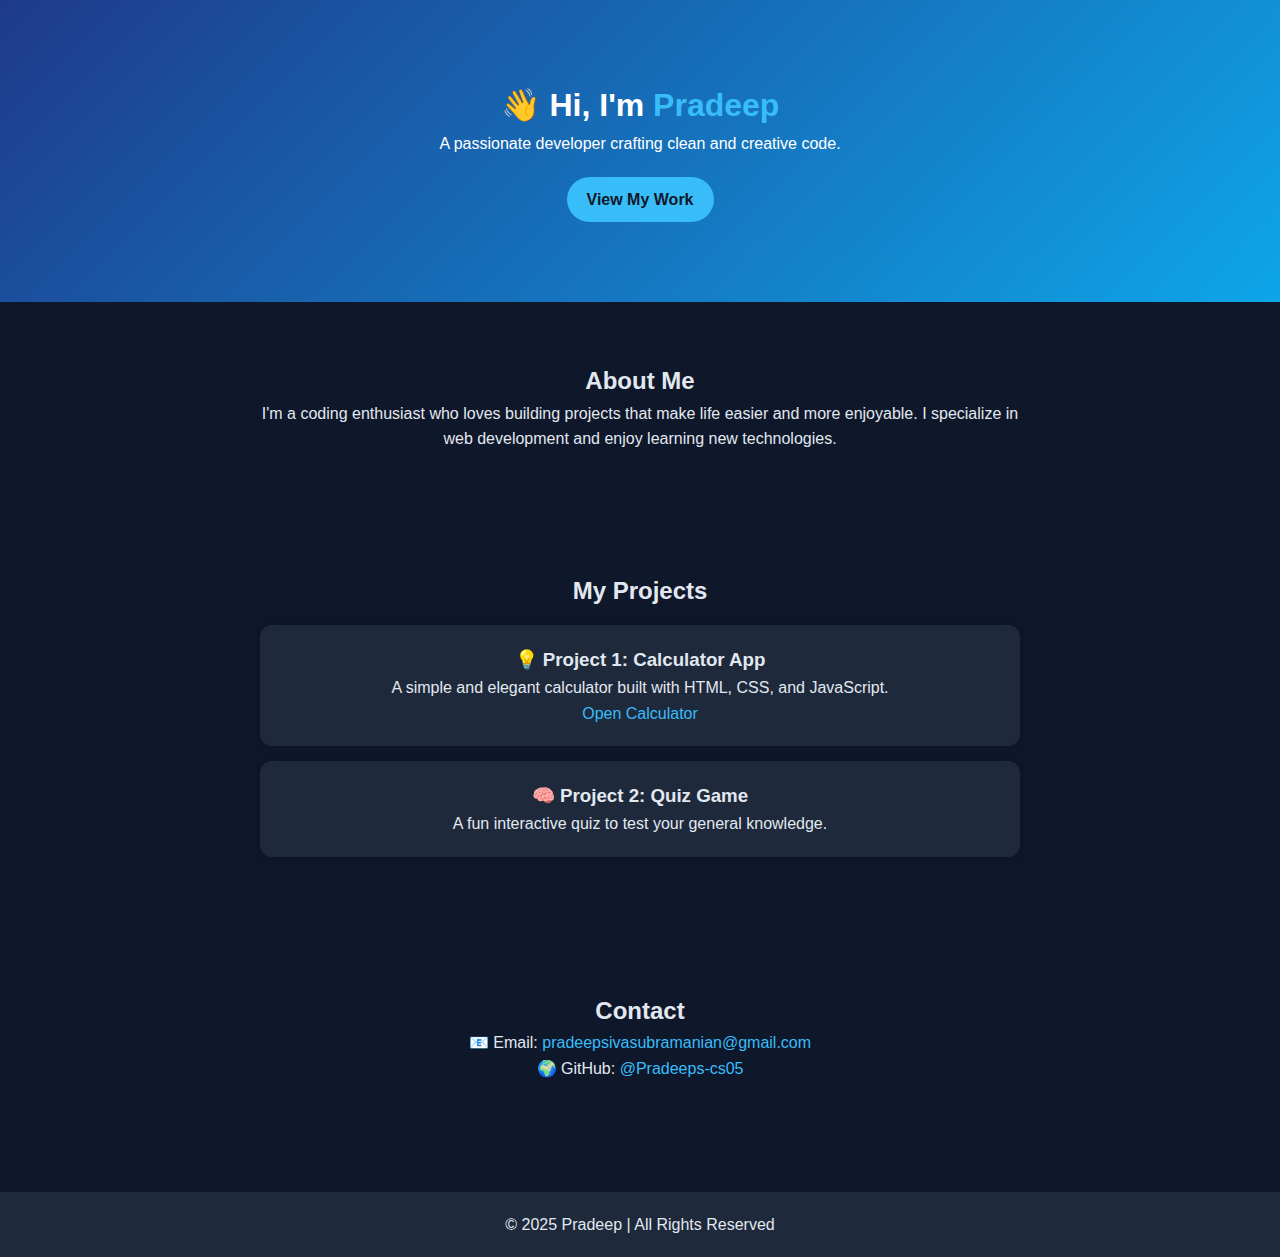
<file: index.html>
<!DOCTYPE html>
<html lang="en">
<head>
  <meta charset="UTF-8" />
  <meta name="viewport" content="width=device-width, initial-scale=1.0" />
  <title>Pradeep | Portfolio</title>
  <link rel="stylesheet" href="style.css" />
</head>
<body>
  <header>
    <h1>👋 Hi, I'm <span class="highlight">Pradeep</span></h1>
    <p>A passionate developer crafting clean and creative code.</p>
    <a href="#projects" class="btn">View My Work</a>
  </header>

  <section id="about">
    <h2>About Me</h2>
    <p>
      I'm a coding enthusiast who loves building projects that make life easier and
      more enjoyable. I specialize in web development and enjoy learning new technologies.
    </p>
  </section>

  <section id="projects">
    <h2>My Projects</h2>
    <div class="project">
      <h3>💡 Project 1: Calculator App</h3>
      <p>A simple and elegant calculator built with HTML, CSS, and JavaScript.</p>
      <a href="projects/calculator/index.html" target="_blank" class="project-btn">
  Open Calculator
</a>
    </div>
    <div class="project">
      <h3>🧠 Project 2: Quiz Game</h3>
      <p>A fun interactive quiz to test your general knowledge.</p>
    </div>
  </section>

  <section id="contact">
    <h2>Contact</h2>
    <p>📧 Email: <a href="mailto:pradeepsivasubramanian@gmail.com">pradeepsivasubramanian@gmail.com</a></p>
    <p>🌍 GitHub: <a href="https://github.com/Pradeeps-cs05" target="_blank">@Pradeeps-cs05</a></p>
  </section>

  <footer>
    <p>© 2025 Pradeep | All Rights Reserved</p>
  </footer>

  <script src="script.js"></script>
</body>
</html>
</file>
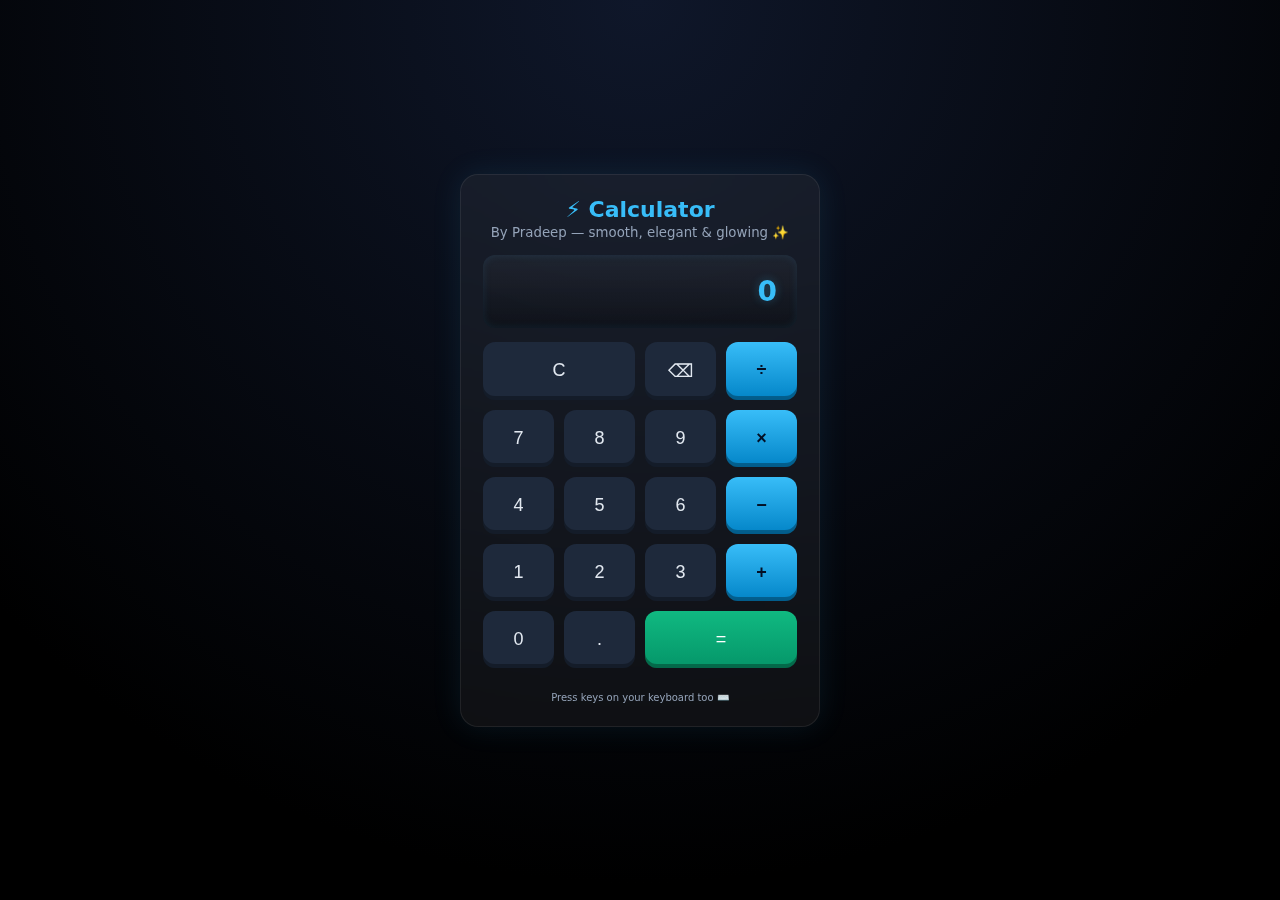
<file: calculator/index.html>
<!DOCTYPE html>
<html lang="en">
<head>
  <meta charset="utf-8" />
  <meta name="viewport" content="width=device-width,initial-scale=1" />
  <title>Calculator — Pradeep</title>
  <link rel="stylesheet" href="style.css" />
</head>
<body>
  <main class="calculator" role="application" aria-label="Simple calculator">
    <header class="calc-header">
      <h1>⚡ Calculator</h1>
      <small>By Pradeep — smooth, elegant & glowing ✨</small>
    </header>

    <div class="display" id="display" aria-live="polite">0</div>

    <div class="keys" role="group" aria-label="Calculator buttons">
      <button class="btn wide" data-action="clear">C</button>
      <button class="btn" data-action="back">⌫</button>
      <button class="btn op" data-value="/">÷</button>

      <button class="btn" data-value="7">7</button>
      <button class="btn" data-value="8">8</button>
      <button class="btn" data-value="9">9</button>
      <button class="btn op" data-value="*">×</button>

      <button class="btn" data-value="4">4</button>
      <button class="btn" data-value="5">5</button>
      <button class="btn" data-value="6">6</button>
      <button class="btn op" data-value="-">−</button>

      <button class="btn" data-value="1">1</button>
      <button class="btn" data-value="2">2</button>
      <button class="btn" data-value="3">3</button>
      <button class="btn op" data-value="+">+</button>

      <button class="btn" data-value="0">0</button>
      <button class="btn" data-value=".">.</button>
      <button class="btn equal wide" data-action="equals">=</button>
    </div>

    <footer class="calc-footer">
      <small>Press keys on your keyboard too ⌨️</small>
    </footer>
  </main>

  <script src="script.js"></script>
</body>
</html>
</file>
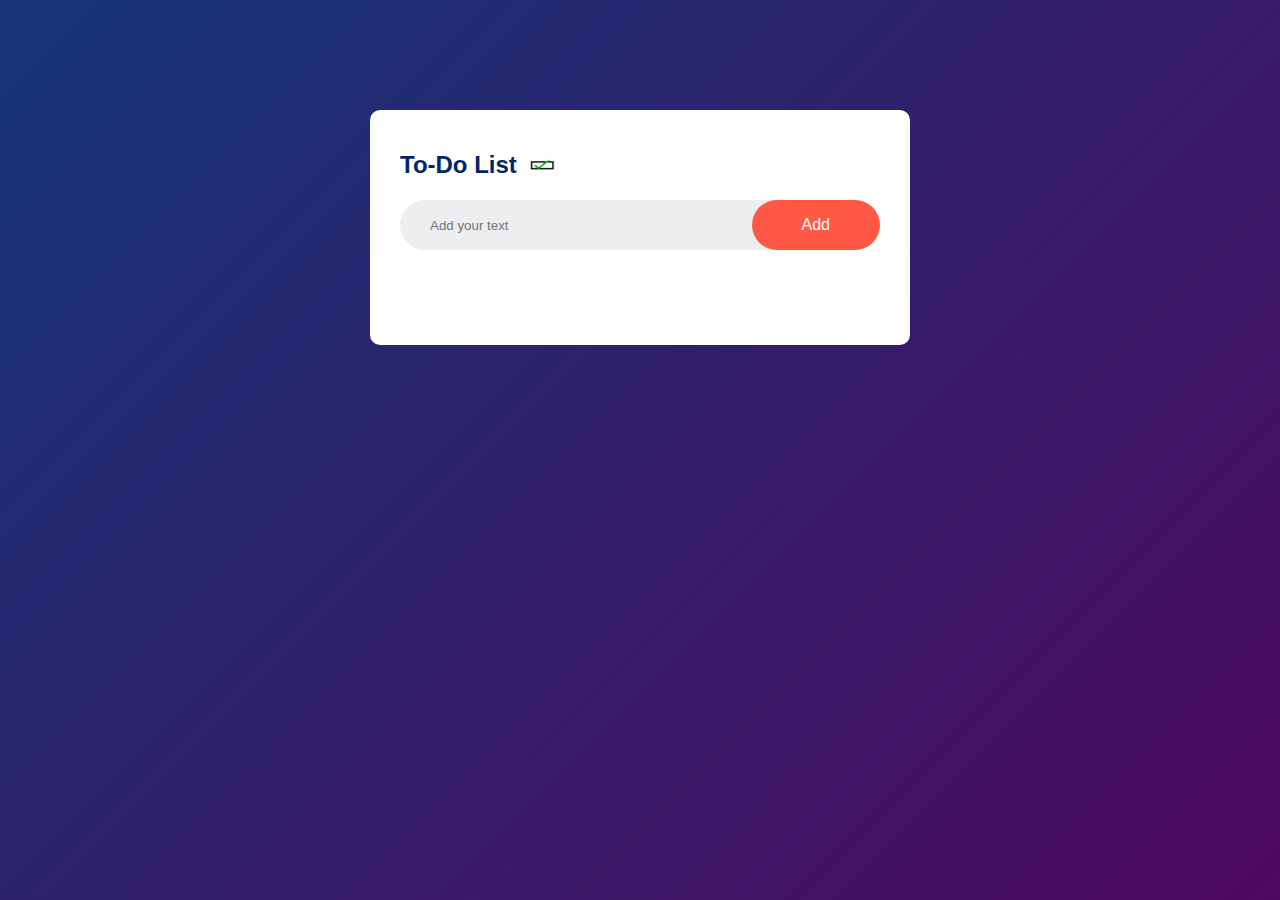
<file: todo/index.html>
<!DOCTYPE html>
<html>
<head>
    <meta name="viewport" content="width=device-width, initial-scale=1">
    <title>To-Do List App - Easy Tutorials</title>
    <link rel="stylesheet" href="styles.css">
</head>
<body>
<div class="container">
    <div class="todo-app">
        <h2>To-Do List <img src="images/icon.png"></h2>
        <div class="row">
            <input type="text" id="input-box" placeholder="Add your text">
            <button onclick="addTask()">Add</button>
        </div>
        <ul id="list-container">
            <!--<li class="checked">Task 1</li>
            <li>Task 2</li>
            <li>Task 3</li>-->
        </ul>
    </div>
</div>
<script src="script.js"></script>
</body>
</html>
</file>
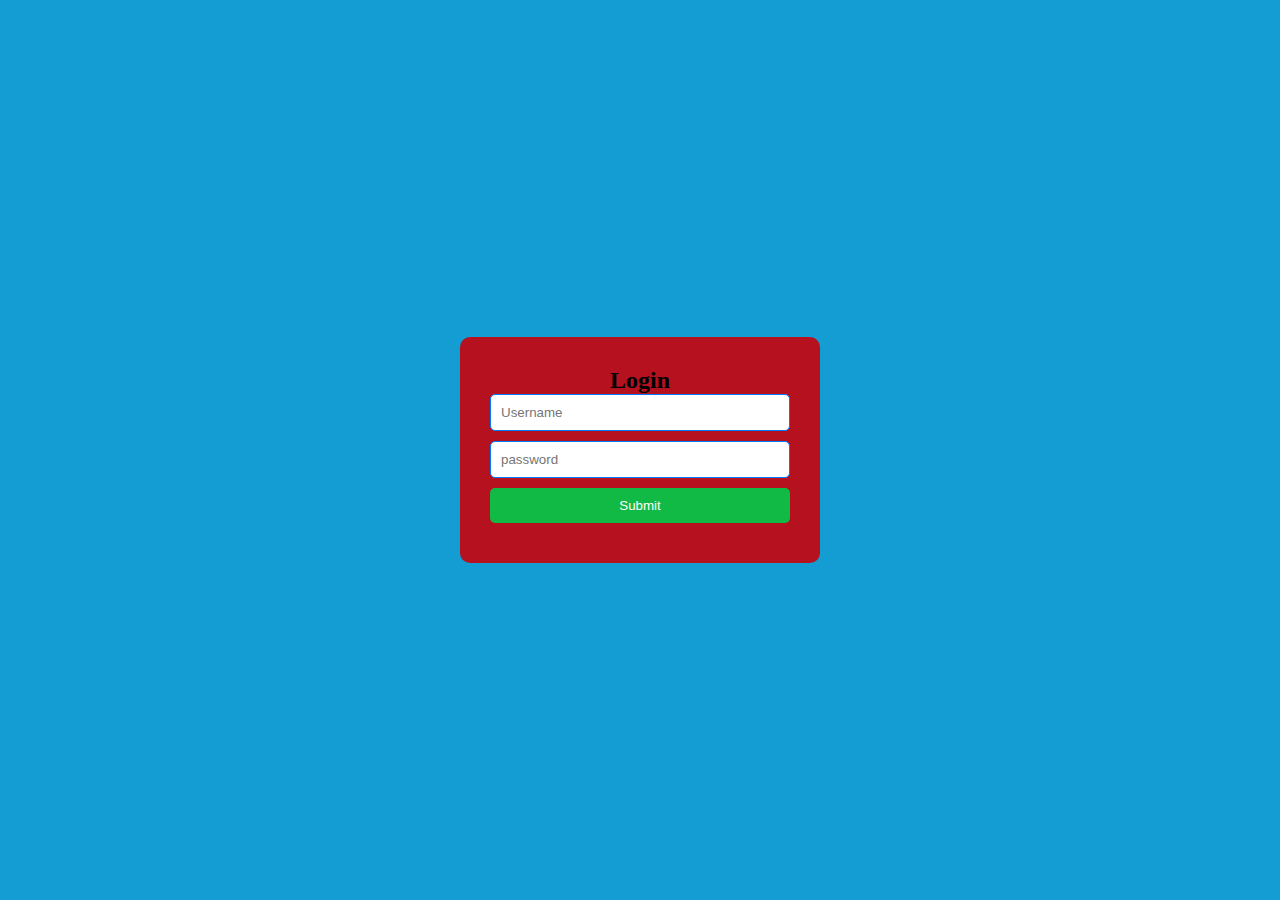
<file: login/login.html>
<html>
    <head>
        <title>LOGIN PAGE</title>
        <link rel="stylesheet" href="login.css">
    </head>
    <body>
        <div class="signinbox">
        <h2> Login</h2>
        <form>
            <input type="text" placeholder="Username">
            <input type="password" placeholder="password">
            <button>Submit</button>
        </form>
        </div>
    </body>
</html>
</file>
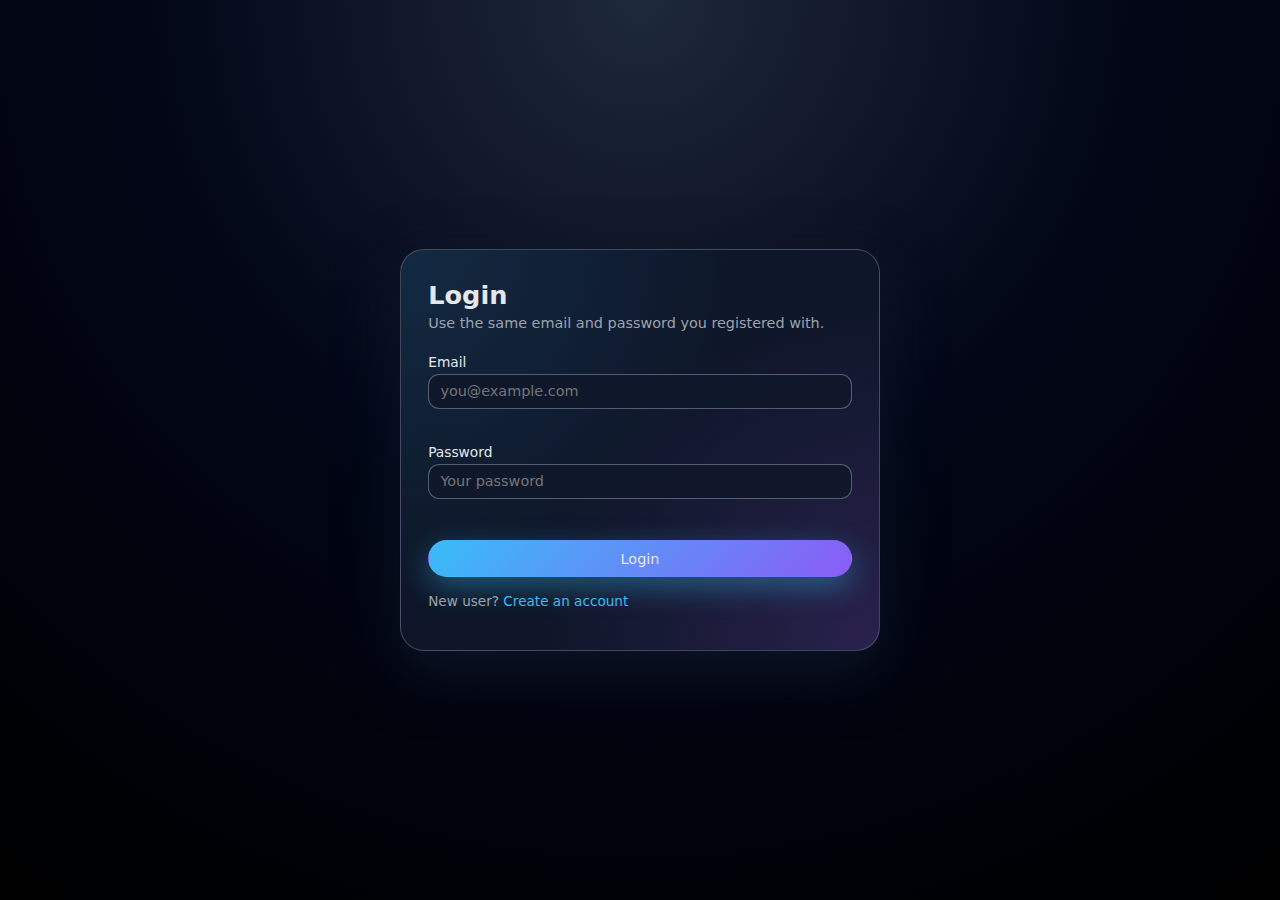
<file: registration/login.html>
<!DOCTYPE html>
<html lang="en">
<head>
  <meta charset="UTF-8" />
  <meta name="viewport" content="width=device-width, initial-scale=1.0" />
  <title>Login | Pradeep</title>
  <link rel="stylesheet" href="reg-style.css" />
</head>
<body>
  <div class="auth-wrapper">
    <div class="auth-card">
      <h1>Login</h1>
      <p class="subtitle">Use the same email and password you registered with.</p>

      <form id="login-form" novalidate>
        <div class="field">
          <label for="login-email">Email</label>
          <input type="email" id="login-email" placeholder="you@example.com" required />
          <small class="error" data-for="login-email"></small>
        </div>

        <div class="field">
          <label for="login-password">Password</label>
          <input type="password" id="login-password" placeholder="Your password" required />
          <small class="error" data-for="login-password"></small>
        </div>

        <button type="submit" class="btn primary">Login</button>
      </form>

      <p class="switch-text">
        New user?
        <a href="register.html">Create an account</a>
      </p>

      <div id="login-success" class="banner success" hidden>
        ✅ Login successful! (Demo only – no real backend)
      </div>
      <div id="login-error" class="banner error" hidden>
        ❌ Invalid email or password. Please try again.
      </div>
    </div>
  </div>

  <script src="reg-script.js"></script>
</body>
</html>
</file>
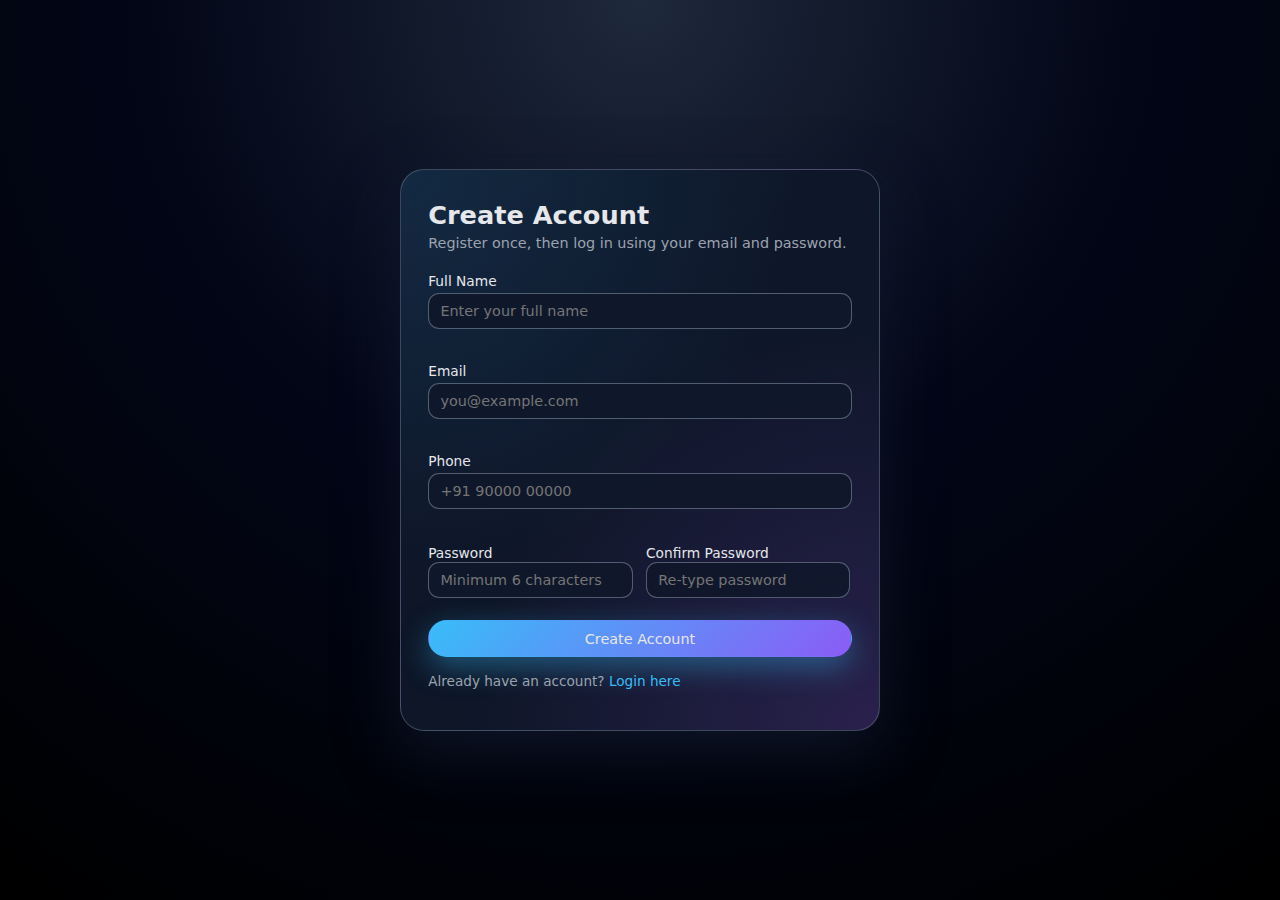
<file: registration/register.html>
<!DOCTYPE html>
<html lang="en">
<head>
  <meta charset="UTF-8" />
  <meta name="viewport" content="width=device-width, initial-scale=1.0" />
  <title>Register | Pradeep</title>
  <link rel="stylesheet" href="reg-style.css" />
</head>
<body>
  <div class="auth-wrapper">
    <div class="auth-card">
      <h1>Create Account</h1>
      <p class="subtitle">Register once, then log in using your email and password.</p>

      <form id="register-form" novalidate>
        <div class="field">
          <label for="name">Full Name</label>
          <input type="text" id="name" placeholder="Enter your full name" required />
          <small class="error" data-for="name"></small>
        </div>

        <div class="field">
          <label for="email">Email</label>
          <input type="email" id="email" placeholder="you@example.com" required />
          <small class="error" data-for="email"></small>
        </div>

        <div class="field">
          <label for="phone">Phone</label>
          <input type="tel" id="phone" placeholder="+91 90000 00000" />
          <small class="error" data-for="phone"></small>
        </div>

        <div class="field two-col">
          <div>
            <label for="password">Password</label>
            <input type="password" id="password" placeholder="Minimum 6 characters" required />
            <small class="error" data-for="password"></small>
          </div>
          <div>
            <label for="confirm">Confirm Password</label>
            <input type="password" id="confirm" placeholder="Re-type password" required />
            <small class="error" data-for="confirm"></small>
          </div>
        </div>

        <button type="submit" class="btn primary">Create Account</button>
      </form>

      <p class="switch-text">
        Already have an account?
        <a href="login.html">Login here</a>
      </p>

      <div id="register-success" class="banner success" hidden>
        ✅ Registration successful! You can login now.
      </div>
    </div>
  </div>

  <script src="reg-script.js"></script>
</body>
</html>
</file>
<file: style.css>
* {
  margin: 0;
  padding: 0;
  box-sizing: border-box;
}

body {
  font-family: "Poppins", sans-serif;
  background-color: #0f172a;
  color: #e2e8f0;
  line-height: 1.6;
  text-align: center;
}

header {
  padding: 80px 20px;
  background: linear-gradient(135deg, #1e3a8a, #0ea5e9);
  color: white;
}

.highlight {
  color: #38bdf8;
}

section {
  padding: 60px 20px;
  max-width: 800px;
  margin: auto;
}

.project {
  background: #1e293b;
  padding: 20px;
  margin: 15px 0;
  border-radius: 12px;
  box-shadow: 0 0 10px rgba(0,0,0,0.2);
}

a {
  color: #38bdf8;
  text-decoration: none;
}

.btn {
  display: inline-block;
  margin-top: 20px;
  background: #38bdf8;
  color: #0f172a;
  padding: 10px 20px;
  border-radius: 25px;
  font-weight: bold;
}

footer {
  background: #1e293b;
  padding: 20px;
  margin-top: 50px;
}
</file>
<file: calculator/style.css>
:root{
  --bg:#0a0f1c;
  --card:#111827;
  --accent:#38bdf8;
  --accent-glow:rgba(56,189,248,0.3);
  --text:#e2e8f0;
  --muted:#94a3b8;
  --btn:#1e293b;
  --op:#38bdf8;
  --eq:#10b981;
}

*{box-sizing:border-box; outline:none;}
html,body{height:100%}
body{
  margin:0;
  font-family:"Poppins",system-ui, sans-serif;
  background: radial-gradient(circle at top, #0f172a 0%, #000 80%);
  display:flex;
  align-items:center;
  justify-content:center;
  color:var(--text);
  animation: fadeIn 1s ease;
}

@keyframes fadeIn{from{opacity:0; transform:translateY(20px);} to{opacity:1; transform:none;}}

.calculator{
  width:360px;
  max-width:100%;
  background:rgba(255,255,255,0.05);
  border:1px solid rgba(255,255,255,0.08);
  border-radius:18px;
  box-shadow:0 0 30px rgba(56,189,248,0.1);
  padding:22px;
  backdrop-filter:blur(20px);
  display:flex;
  flex-direction:column;
  gap:14px;
  animation: slideUp 0.6s ease;
}

@keyframes slideUp{from{opacity:0; transform:translateY(40px);} to{opacity:1; transform:none;}}

.calc-header{text-align:center;}
.calc-header h1{margin:0;font-size:22px;color:var(--accent);}
.calc-header small{color:var(--muted)}

.display{
  background:linear-gradient(180deg,rgba(255,255,255,0.04),rgba(0,0,0,0.3));
  padding:20px;
  border-radius:12px;
  min-height:64px;
  display:flex;
  align-items:center;
  justify-content:flex-end;
  font-size:28px;
  font-weight:600;
  overflow:hidden;
  word-break:break-all;
  color:var(--accent);
  text-shadow:0 0 10px var(--accent-glow);
  box-shadow:inset 0 0 8px rgba(56,189,248,0.1);
}

.keys{
  display:grid;
  grid-template-columns:repeat(4,1fr);
  gap:10px;
}

.btn{
  background:var(--btn);
  border:none;
  padding:18px;
  border-radius:12px;
  font-size:18px;
  color:var(--text);
  cursor:pointer;
  transition: all 0.15s ease;
  user-select:none;
  box-shadow:inset 0 -4px 0 rgba(0,0,0,0.3);
  position:relative;
}

.btn:hover{
  background:rgba(56,189,248,0.15);
  transform:translateY(-2px);
  box-shadow:0 0 12px var(--accent-glow);
}

.btn:active{
  transform:translateY(2px);
  box-shadow:inset 0 -2px 0 rgba(0,0,0,0.3);
}

.btn:focus-visible{
  outline:2px solid var(--accent);
  outline-offset:2px;
  box-shadow:0 0 10px var(--accent-glow);
}

.btn.op{
  background:linear-gradient(180deg,var(--op),#0284c7);
  color:#031025;
  font-weight:700;
}

.btn.equal{
  background:linear-gradient(180deg,var(--eq),#059669);
  color:white;
  grid-column:3 / 5;
}

.btn.wide{grid-column:span 2;}

.calc-footer{
  text-align:center;
  color:var(--muted);
  font-size:12px;
  padding-top:8px;
}

@media(max-width:420px){
  .display{font-size:22px;min-height:56px;}
  .btn{padding:14px;font-size:16px;}
}

.pulse {
  animation: pulse 0.2s ease;
}
@keyframes pulse {
  0% { text-shadow:0 0 20px var(--accent-glow); }
  100% { text-shadow:0 0 6px var(--accent-glow); }
}
</file>
<file: todo/styles.css>
*{
    margin: 0;
    padding: 0;
    font-family:'poppins',sans-serif;
    box-sizing: border-box;
}
.container{
    position: relative;
    width: 100%;
    min-height: 100vh;
    background: linear-gradient(135deg,#153677,#4e085f);
    padding: 10px;
}
.todo-app{
    max-width: 540px;
    width: 100%;
    background: #fff;
    margin: 100px auto 20px;
    padding: 40px 30px 70px;
    border-radius: 10px;
}
.todo-app h2{
    color: #002765; 
    display: flex;
    align-items: center;
    margin-bottom: 20px;
}
.todo-app h2 img{
    width: 30px;
    margin-left: 10px;
}
.row{
    display: flex;
    align-items: center;
    justify-content: space-between;
    background: #edeef0;
    border-radius: 30px;
    padding-left: 20px;
    margin-bottom: 25px;
}
input{
    flex: 1;
    border: none;
    outline: none;
    padding: 10px;
    font-weight: 14px;
    background: transparent;
}
button{
    border: none;
    outline: none;
    padding: 16px 50px;
    background: #ff5945;
    color: #fff;
    font-size: 16px;
    cursor: pointer;
    border-radius: 40px;
}
ul li{
    list-style: none;
    font-size: 17px;
    padding: 12px 8px 12px 50px;
    user-select: none;
    cursor: pointer;
    position: relative;
}
ul li::before{
    content: '';
    position: absolute;
    left: 8px;
    top: 12px;
    width: 28px;
    height: 28px;
    border-radius: 50%;
    background-image: url(images/unchecked.png);
    background-size: cover;
    background-position: center;
}
ul li.checked{
    color: #555;
    text-decoration: line-through;
}
ul li.checked::before{
    background-image: url(images/checked.png);
}
ul li span{
    position: absolute;
    right: 0;
    top: 5px;
    width: 40px;
    height: 40px;
    font-size: 22px;
    padding: 12px 16px;
    color: #555;
    line-height: 40px;
    text-align: center;
    border-radius: 50%;
}
ul li span:hover{
    background: #edeef0;
}
</file>
<file: login/login.css>
*{
    margin:0;
    padding:0;
    box-sizing: boarder-box;
    font: Arial, sans-serif;
}
body{
    background-color:#139dd3;
    display:flex;
    justify-content: center;
    align-items:center;
    height: 100vh;
}
.signinbox{
    background-color:rgb(181, 17, 31);
    padding: 30px;
    border-radius: 10px;
    width: 300px;
    display:flex;
    flex-direction: column;
    align-items: center;
}
.signinbox input{
    width: 100%;
    padding: 10px;
    margin-bottom: 10px;
    border: 1px solid #007BFF;
    border-radius: 5px;
}
.signinbox button{
    width:100%;
    padding:10px;
    margin-bottom: 10px;
    background:#11ba44;
    color:#fff;
    border: none;
    border-radius: 5px;
    cursor:pointer;
}
</file>
<file: registration/reg-style.css>
* {
  box-sizing: border-box;
  font-family: system-ui, -apple-system, BlinkMacSystemFont, "Segoe UI", sans-serif;
}

body {
  margin: 0;
  min-height: 100vh;
  display: flex;
  align-items: center;
  justify-content: center;
  background: radial-gradient(circle at top, #1e293b 0, #020617 45%, #000 100%);
  color: #e5e7eb;
}

.auth-wrapper {
  width: 100%;
  padding: 1.5rem;
  display: flex;
  align-items: center;
  justify-content: center;
}

.auth-card {
  width: 100%;
  max-width: 480px;
  background: radial-gradient(circle at top left, rgba(56,189,248,0.12), transparent 55%),
              radial-gradient(circle at bottom right, rgba(168,85,247,0.18), transparent 55%),
              rgba(15,23,42,0.96);
  border-radius: 1.5rem;
  border: 1px solid rgba(148,163,184,0.35);
  box-shadow: 0 20px 60px rgba(15,23,42,0.9);
  padding: 1.9rem 1.7rem 1.7rem;
}

h1 {
  margin: 0;
  font-size: 1.6rem;
}

.subtitle {
  margin: 0.3rem 0 1.4rem;
  font-size: 0.9rem;
  color: #9ca3af;
}

form {
  display: flex;
  flex-direction: column;
  gap: 1rem;
}

.field {
  display: flex;
  flex-direction: column;
  gap: 0.25rem;
}

.field label {
  font-size: 0.86rem;
  color: #e5e7eb;
}

.field input {
  padding: 0.55rem 0.7rem;
  border-radius: 0.7rem;
  border: 1px solid rgba(148,163,184,0.5);
  background: rgba(15,23,42,0.9);
  color: #e5e7eb;
  font-size: 0.9rem;
  outline: none;
}

.field input:focus {
  border-color: #38bdf8;
  box-shadow: 0 0 0 1px rgba(56,189,248,0.5);
}

.field.two-col {
  display: grid;
  grid-template-columns: repeat(auto-fit, minmax(0, 1fr));
  gap: 0.75rem;
}

.error {
  font-size: 0.75rem;
  color: #f97373;
  min-height: 0.9rem;
}

.btn {
  margin-top: 0.4rem;
  padding: 0.6rem 1.2rem;
  border-radius: 999px;
  border: 1px solid rgba(148,163,184,0.6);
  background: rgba(15,23,42,0.9);
  color: #e5e7eb;
  font-size: 0.9rem;
  cursor: pointer;
  display: inline-flex;
  align-items: center;
  justify-content: center;
  gap: 0.3rem;
  transition: transform 0.15s ease, box-shadow 0.15s ease, background 0.15s ease;
}

.btn.primary {
  background: linear-gradient(135deg, #38bdf8, #8b5cf6);
  border-color: transparent;
  box-shadow: 0 10px 30px rgba(56,189,248,0.4);
}

.btn:hover {
  transform: translateY(-1px);
  box-shadow: 0 16px 40px rgba(15,23,42,0.9);
}

.switch-text {
  margin-top: 1rem;
  font-size: 0.85rem;
  color: #9ca3af;
}

.switch-text a {
  color: #38bdf8;
  text-decoration: none;
}

.switch-text a:hover {
  text-decoration: underline;
}

.banner {
  margin-top: 0.9rem;
  padding: 0.6rem 0.8rem;
  border-radius: 0.8rem;
  font-size: 0.82rem;
}

.banner.success {
  background: rgba(22,163,74,0.15);
  border: 1px solid rgba(22,163,74,0.5);
  color: #bbf7d0;
}

.banner.error {
  background: rgba(220,38,38,0.15);
  border: 1px solid rgba(220,38,38,0.6);
  color: #fecaca;
}

@media (max-width: 480px) {
  .auth-card {
    padding: 1.5rem 1.2rem 1.4rem;
    border-radius: 1.1rem;
  }
}
</file>
